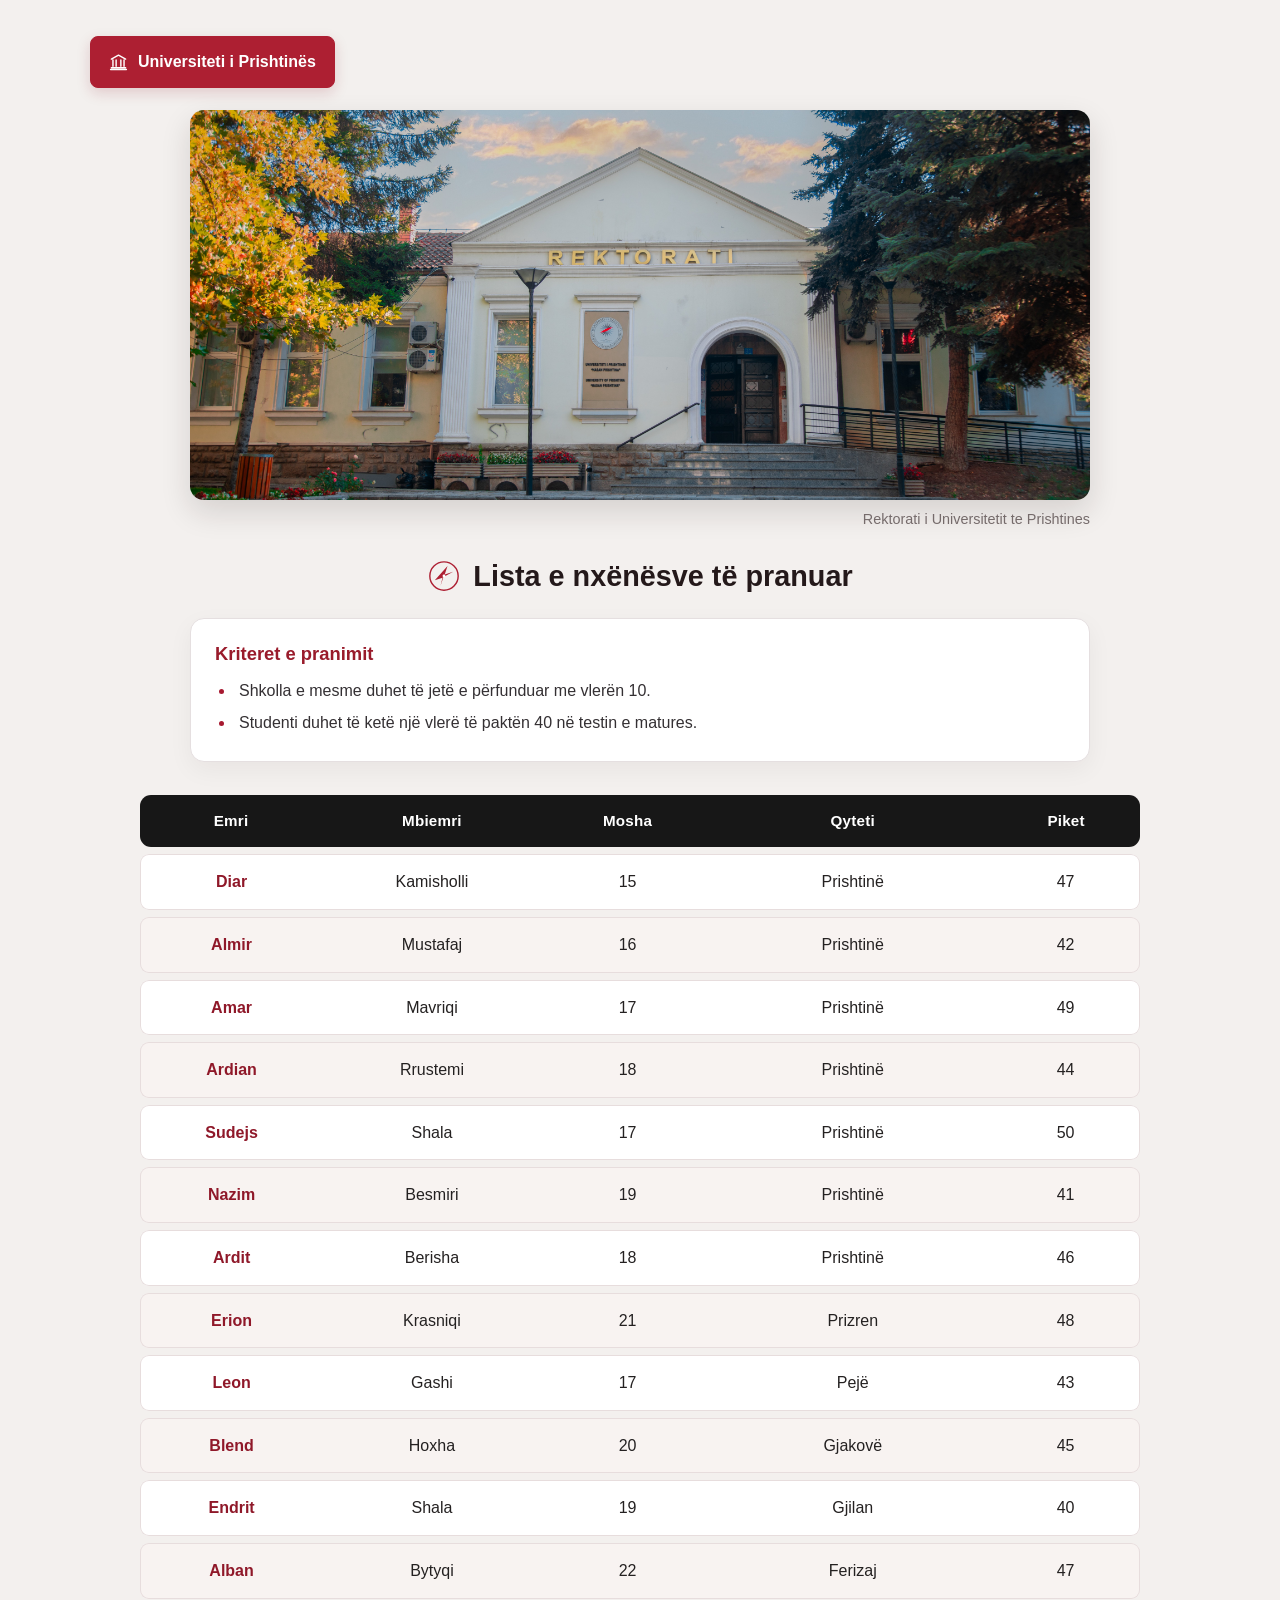
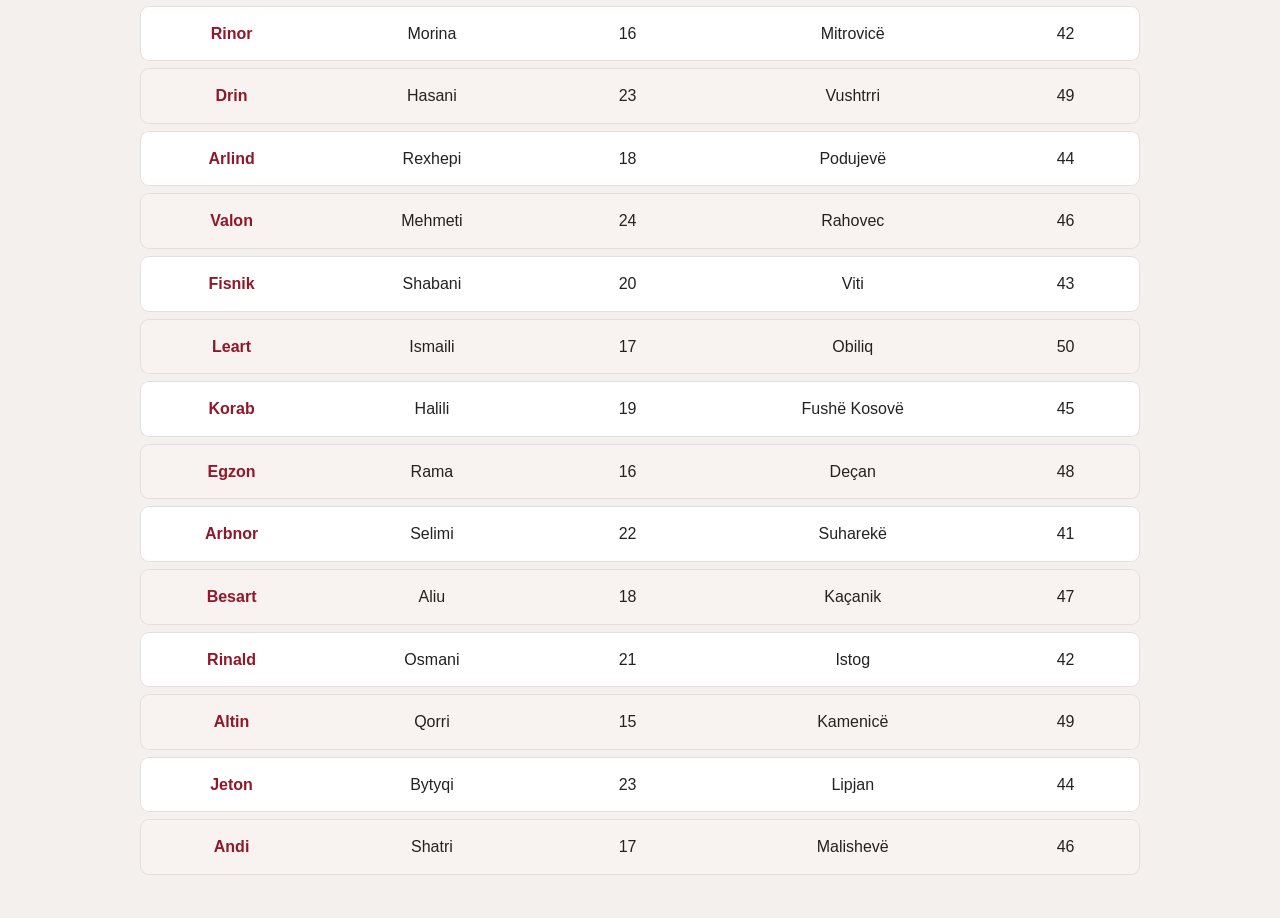
<file: index.html>
<!DOCTYPE html>
<html lang="sq">

<head>
    <meta charset="UTF-8">
    <meta name="viewport" content="width=device-width, initial-scale=1.0">
    <title>Lista e Student&#235;ve</title>
<style>
    * { box-sizing: border-box; }
    body {
        margin: 0;
        padding: 36px 22px;
        background: #f3f0ee;
        color: #242121;
        font-family: Arial, Helvetica, sans-serif;
        line-height: 1.6;
    }
    .page-container { width: min(100%, 1100px); margin: 0 auto; }
    .uni-link {
        display: inline-flex;
        align-items: center;
        gap: 10px;
        margin: 0 0 22px;
        padding: 12px 18px;
        border: 1px solid #ad1f32;
        border-radius: 8px;
        color: #fff;
        background: #ad1f32;
        font-weight: 700;
        text-decoration: none;
        box-shadow: 0 5px 14px #8b14252b;
        transition: background 160ms ease, transform 160ms ease;
    }
    .uni-link:hover { background: #851629; transform: translateY(-2px); }
    .uni-link:focus-visible { outline: 3px solid #d88992; outline-offset: 3px; }
    .uni-icon { width: 19px; height: 19px; flex: 0 0 19px; }
    .campus-photo-wrap { width: min(100%, 900px); margin: 0 auto 26px; }
    .campus-photo {
        display: block;
        width: 100%;
        height: clamp(220px, 36vw, 390px);
        object-fit: cover;
        object-position: center 55%;
        border-radius: 14px;
        box-shadow: 0 12px 30px #26121424;
    }
    .campus-photo-wrap figcaption { margin-top: 8px; color: #756b6b; font-size: .9rem; text-align: right; }
    .page-title {
        display: flex;
        align-items: center;
        justify-content: center;
        gap: 12px;
        margin: 24px auto 22px;
        color: #24191a;
        font-size: clamp(1.35rem, 2.4vw, 1.8rem);
        font-weight: 600;
        line-height: 1.35;
        text-align: center;
    }
    .title-icon { width: 34px; height: 34px; flex: 0 0 34px; color: #ad1f32; }
    .criteria {
        width: min(100%, 900px);
        margin: 0 auto 26px;
        padding: 20px 24px;
        border: 1px solid #e5dfe0;
        border-radius: 14px;
        background: #fff;
        box-shadow: 0 8px 24px #2b10100d;
    }
    .criteria h2 { margin: 0 0 10px; color: #991b2b; font-size: 1.15rem; }
    .criteria ul { margin: 0; padding-left: 1.25rem; }
    .criteria li { margin: 6px 0; padding-left: 4px; color: #343033; }
    .criteria li::marker { color: #a71930; }
    .criteria li i { font-style: normal; }
    .table-wrap { width: min(100%, 1000px); margin: 0 auto; overflow-x: auto; }
    table { width: 100%; min-width: 620px; border-collapse: separate; border-spacing: 0 7px; }
    th, td { padding: 14px 18px; text-align: center; }
    thead th { color: #fff; background: #171717; font-size: .95rem; letter-spacing: .2px; }
    thead th:first-child { border-radius: 11px 0 0 11px; }
    thead th:last-child { border-radius: 0 11px 11px 0; }
    tbody tr { background: #fff; transition: background-color 150ms ease; }
    tbody tr:nth-child(even) { background: #f8f3f1; }
    tbody tr:hover { background: #f4e6e7; }
    tbody td { border-top: 1px solid #e7dddd; border-bottom: 1px solid #e7dddd; }
    tbody td:first-child { border-left: 1px solid #e7dddd; border-radius: 9px 0 0 9px; color: #8f1829; font-weight: 700; }
    tbody td:last-child { border-right: 1px solid #e7dddd; border-radius: 0 9px 9px 0; }
    @media (max-width: 640px) {
        body { padding: 22px 14px; }
        .uni-link { margin-bottom: 16px; }
        .campus-photo { height: 230px; }
        .criteria { padding: 17px; }
        th, td { padding: 12px 14px; }
    }
    @media (prefers-reduced-motion: reduce) {
        *, *::before, *::after { scroll-behavior: auto !important; transition-duration: .01ms !important; }
    }
</style>
</head>

<body>
<main class="page-container">
    <a class="uni-link" href="https://uni-pr.edu/" target="_blank" rel="noopener noreferrer"><svg class="uni-icon" viewBox="0 0 24 24" aria-hidden="true"><path d="M3 9 12 4l9 5M5 10v8m4-8v8m6-8v8m4-8v8M3 20h18M2 22h20" fill="none" stroke="currentColor" stroke-width="1.8" stroke-linecap="round" stroke-linejoin="round"/></svg><span>Universiteti i Prishtin&#235;s</span></a>
    <figure class="campus-photo-wrap">
        <img class="campus-photo" src="images/rektorati.jpeg" alt="Rektorati i Universitetit t� Prishtin�s" loading="lazy">
        <figcaption>Rektorati i Universitetit te Prishtines</figcaption>
    </figure>
        <h1 class="page-title">
        <svg class="title-icon" viewBox="0 0 48 48" aria-hidden="true">
            <circle cx="24" cy="24" r="20" fill="none" stroke="currentColor" stroke-width="2"/>
            <path d="M29 10 25 22 37 18 22 26 19 38 23 26 11 30Z" fill="currentColor"/>
            <circle cx="24" cy="24" r="2" fill="#fff"/>
        </svg>
        <span>Lista e nx&#235;n&#235;sve t&#235; pranuar</span>
    </h1>
<section class="criteria" aria-labelledby="criteria-title">
    <h2 id="criteria-title">Kriteret e pranimit</h2>
    <ul type="disc">
     <li><i>Shkolla e mesme duhet t&#235; jet&#235; e p&#235;rfunduar me vler&#235;n 10.</i></li>
     <li><i>Studenti duhet t&#235; ket&#235; nj&#235; vler&#235; t&#235; pakt&#235;n 40 n&#235; testin e matures.</i></li>
    </ul>
</section>

    <div class="table-wrap">
    <table>
        <thead>
            <tr>
                <th>Emri</th>
                <th>Mbiemri</th>
                <th>Mosha</th>
                <th>Qyteti</th>
                <th>Piket</th>
            </tr>
        </thead>

        <tbody>
            <tr>
                <td>Diar</td>
                <td>Kamisholli</td>
                <td>15</td>
                <td>Prishtin&#235;</td>
                <td>47</td>
            </tr>
            <tr>
                <td>Almir</td>
                <td>Mustafaj</td>
                <td>16</td>
                <td>Prishtin&#235;</td>
                <td>42</td>
            </tr>
            <tr>
                <td>Amar</td>
                <td>Mavriqi</td>
                <td>17</td>
                <td>Prishtin&#235;</td>
                <td>49</td>
            </tr>
            <tr>
                <td>Ardian</td>
                <td>Rrustemi</td>
                <td>18</td>
                <td>Prishtin&#235;</td>
                <td>44</td>
            </tr>
            <tr>
                <td>Sudejs</td>
                <td>Shala</td>
                <td>17</td>
                <td>Prishtin&#235;</td>
                <td>50</td>
            </tr>
            <tr>
                <td>Nazim</td>
                <td>Besmiri</td>
                <td>19</td>
                <td>Prishtin&#235;</td>
                <td>41</td>
            </tr>
            <tr>
                <td>Ardit</td>
                <td>Berisha</td>
                <td>18</td>
                <td>Prishtin&#235;</td>
                <td>46</td>
            </tr>
            <tr>
                <td>Erion</td>
                <td>Krasniqi</td>
                <td>21</td>
                <td>Prizren</td>
                <td>48</td>
            </tr>
            <tr>
                <td>Leon</td>
                <td>Gashi</td>
                <td>17</td>
                <td>Pej&#235;</td>
                <td>43</td>
            </tr>
            <tr>
                <td>Blend</td>
                <td>Hoxha</td>
                <td>20</td>
                <td>Gjakov&#235;</td>
                <td>45</td>
            </tr>
            <tr>
                <td>Endrit</td>
                <td>Shala</td>
                <td>19</td>
                <td>Gjilan</td>
                <td>40</td>
            </tr>
            <tr>
                <td>Alban</td>
                <td>Bytyqi</td>
                <td>22</td>
                <td>Ferizaj</td>
                <td>47</td>
            </tr>
            <tr>
                <td>Rinor</td>
                <td>Morina</td>
                <td>16</td>
                <td>Mitrovic&#235;</td>
                <td>42</td>
            </tr>
            <tr>
                <td>Drin</td>
                <td>Hasani</td>
                <td>23</td>
                <td>Vushtrri</td>
                <td>49</td>
            </tr>
            <tr>
                <td>Arlind</td>
                <td>Rexhepi</td>
                <td>18</td>
                <td>Podujev&#235;</td>
                <td>44</td>
            </tr>
            <tr>
                <td>Valon</td>
                <td>Mehmeti</td>
                <td>24</td>
                <td>Rahovec</td>
                <td>46</td>
            </tr>

            <!-- 10 personat e rinj -->
            <tr>
                <td>Fisnik</td>
                <td>Shabani</td>
                <td>20</td>
                <td>Viti</td>
                <td>43</td>
            </tr>
            <tr>
                <td>Leart</td>
                <td>Ismaili</td>
                <td>17</td>
                <td>Obiliq</td>
                <td>50</td>
            </tr>
            <tr>
                <td>Korab</td>
                <td>Halili</td>
                <td>19</td>
                <td>Fush&#235; Kosov&#235;</td>
                <td>45</td>
            </tr>
            <tr>
                <td>Egzon</td>
                <td>Rama</td>
                <td>16</td>
                <td>De&#231;an</td>
                <td>48</td>
            </tr>
            <tr>
                <td>Arbnor</td>
                <td>Selimi</td>
                <td>22</td>
                <td>Suharek&#235;</td>
                <td>41</td>
            </tr>
            <tr>
                <td>Besart</td>
                <td>Aliu</td>
                <td>18</td>
                <td>Ka&#231;anik</td>
                <td>47</td>
            </tr>
            <tr>
                <td>Rinald</td>
                <td>Osmani</td>
                <td>21</td>
                <td>Istog</td>
                <td>42</td>
            </tr>
            <tr>
                <td>Altin</td>
                <td>Qorri</td>
                <td>15</td>
                <td>Kamenic&#235;</td>
                <td>49</td>
            </tr>
            <tr>
                <td>Jeton</td>
                <td>Bytyqi</td>
                <td>23</td>
                <td>Lipjan</td>
                <td>44</td>
            </tr>
            <tr>
                <td>Andi</td>
                <td>Shatri</td>
                <td>17</td>
                <td>Malishev&#235;</td>
                <td>46</td>
            </tr>
        </tbody>
    </table>
    </div>
</main>
</body>

</html>
</file>
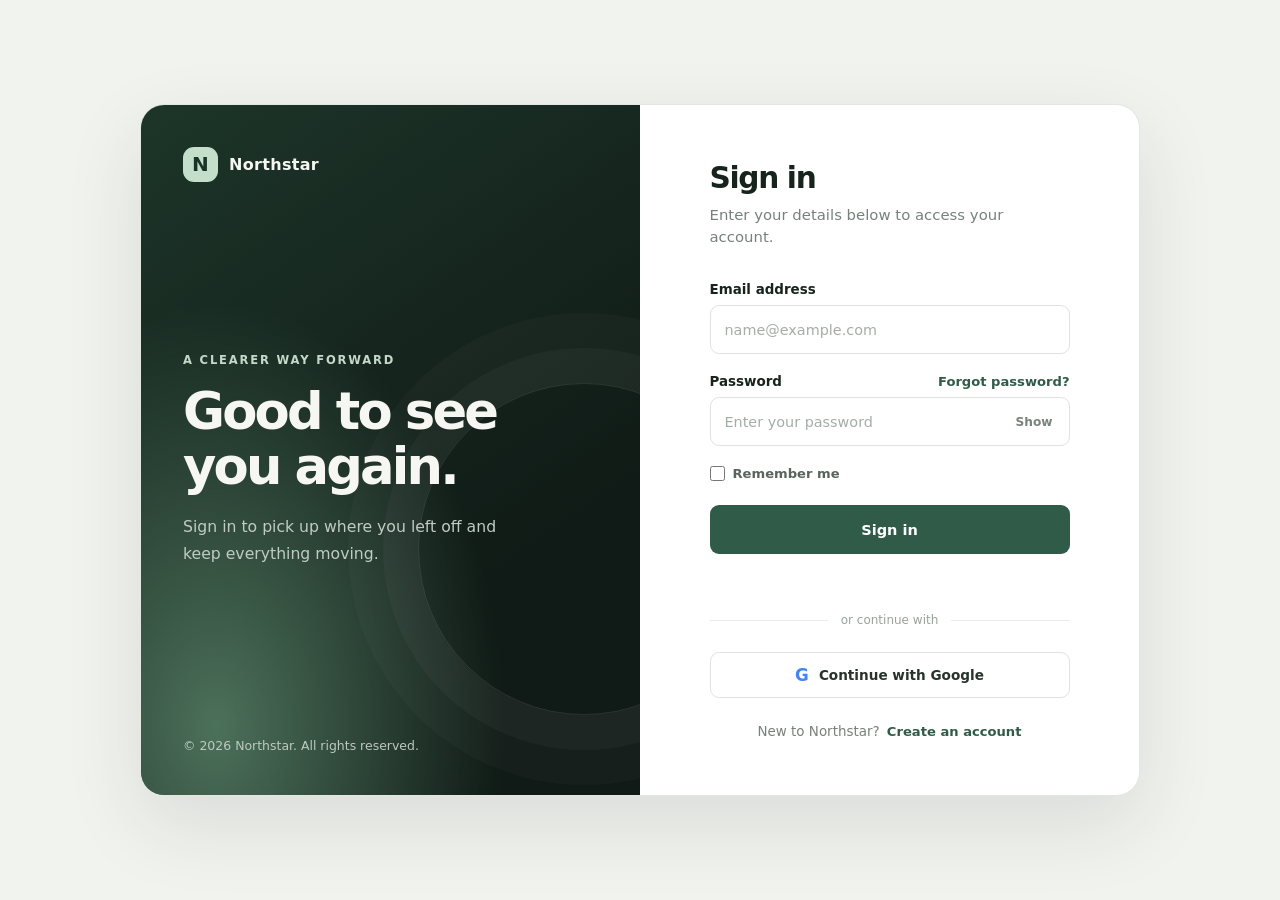
<file: Login-Page/index.html>
<!DOCTYPE html>
<html lang="en">
<head>
  <meta charset="UTF-8">
  <meta name="viewport" content="width=device-width, initial-scale=1.0">
  <meta name="theme-color" content="#101a16">
  <title>Sign in | Northstar</title>
  <style>
    :root { color-scheme: light; --green: #315b49; --ink: #17231d; --muted: #77817b; }
    * { box-sizing: border-box; }
    body { min-height: 100vh; margin: 0; display: grid; place-items: center; padding: 30px; background: #f1f3ef; color: var(--ink); font-family: Inter, ui-sans-serif, system-ui, -apple-system, BlinkMacSystemFont, "Segoe UI", sans-serif; }
    .layout { width: min(100%, 1000px); min-height: 620px; display: grid; grid-template-columns: 1fr 1fr; overflow: hidden; border: 1px solid #e3e7e1; border-radius: 24px; background: white; box-shadow: 0 28px 80px #18221a1c; }
    .welcome { position: relative; display: flex; flex-direction: column; justify-content: space-between; overflow: hidden; padding: 42px; color: #f6f7f3; background: radial-gradient(ellipse at 15% 90%, #4c715a 0, transparent 48%), linear-gradient(145deg, #1d3529, #101a16 70%); }
    .welcome::after { position: absolute; right: -110px; bottom: 80px; width: 330px; height: 330px; border: 1px solid #ffffff1b; border-radius: 50%; box-shadow: 0 0 0 35px #ffffff08, 0 0 0 70px #ffffff06; content: ""; }
    .brand { display: flex; align-items: center; gap: 11px; font-size: 1rem; font-weight: 700; letter-spacing: .02em; }
    .brand-mark { display: grid; width: 35px; height: 35px; place-items: center; border-radius: 11px; color: #173426; background: #c4dfc9; font-size: 1.25rem; }
    .welcome-copy { position: relative; z-index: 1; max-width: 370px; margin: auto 0; padding: 72px 0; }
    .eyebrow { margin: 0 0 17px; color: #c5d9ca; font-size: .72rem; font-weight: 700; letter-spacing: .16em; text-transform: uppercase; }
    .welcome h1 { margin: 0; font-size: clamp(2.25rem, 4vw, 3.35rem); line-height: 1.08; letter-spacing: -.055em; }
    .welcome-copy > p:last-child { max-width: 330px; margin: 20px 0 0; color: #c0ccc3; font-size: .98rem; line-height: 1.7; }
    .welcome footer { position: relative; z-index: 1; color: #bdc9c0; font-size: .78rem; }
    .form-panel { display: flex; align-items: center; justify-content: center; padding: 56px clamp(28px, 6vw, 68px); }
    .form-content { width: 100%; max-width: 360px; }
    .form-content h2 { margin: 0 0 9px; font-size: 1.85rem; letter-spacing: -.045em; }
    .subtitle { margin: 0 0 34px; color: var(--muted); font-size: .93rem; line-height: 1.5; }
    .field { margin-bottom: 20px; }
    .label-row { display: flex; align-items: center; justify-content: space-between; margin-bottom: 8px; }
    label { font-size: .84rem; font-weight: 650; }
    a { color: var(--green); font-size: .82rem; font-weight: 650; text-decoration: none; }
    a:hover { text-decoration: underline; }
    .input-wrap { position: relative; }
    input[type="email"], input[type="password"], input[type="text"] { width: 100%; height: 49px; padding: 0 14px; border: 1px solid #dfe4de; border-radius: 9px; outline: none; background: #fff; color: var(--ink); font: inherit; font-size: .9rem; transition: border-color .15s, box-shadow .15s; }
    input::placeholder { color: #a5ada7; }
    input:focus { border-color: #62866e; box-shadow: 0 0 0 3px #315b4919; }
    .toggle-password { position: absolute; top: 50%; right: 12px; padding: 5px; transform: translateY(-50%); border: 0; background: transparent; color: #78837c; font: inherit; font-size: .76rem; font-weight: 650; cursor: pointer; }
    .options { display: flex; align-items: center; justify-content: space-between; margin: 2px 0 24px; }
    .remember { display: flex; align-items: center; gap: 8px; color: #59645d; font-size: .82rem; cursor: pointer; }
    .remember input { width: 15px; height: 15px; margin: 0; accent-color: var(--green); }
    .submit { width: 100%; height: 49px; border: 0; border-radius: 9px; color: #fff; background: var(--green); font: inherit; font-size: .91rem; font-weight: 700; cursor: pointer; transition: background .15s, transform .15s; }
    .submit:hover { transform: translateY(-1px); background: #264a38; }
    .submit:focus-visible, .toggle-password:focus-visible, a:focus-visible { outline: 3px solid #78a18480; outline-offset: 3px; }
    .divider { display: flex; align-items: center; gap: 13px; margin: 25px 0; color: #9aa29c; font-size: .75rem; }
    .divider::before, .divider::after { height: 1px; flex: 1; background: #e9ece8; content: ""; }
    .google { display: flex; width: 100%; height: 46px; align-items: center; justify-content: center; gap: 10px; border: 1px solid #dfe4de; border-radius: 9px; color: #28332d; background: white; font: inherit; font-size: .85rem; font-weight: 650; cursor: pointer; }
    .google:hover { background: #f8faf7; }
    .google-mark { color: #4285f4; font-size: 1.05rem; font-weight: 800; }
    .signup { margin: 26px 0 0; color: var(--muted); font-size: .84rem; text-align: center; }
    .signup a { margin-left: 3px; }
    .message { min-height: 20px; margin: 14px 0 0; color: #a13f38; font-size: .8rem; text-align: center; }
    @media (max-width: 720px) { body { padding: 16px; } .layout { max-width: 470px; min-height: auto; grid-template-columns: 1fr; } .welcome { min-height: 210px; padding: 25px 28px; } .welcome-copy { padding: 28px 0 20px; } .welcome h1 { max-width: 300px; font-size: 2.05rem; } .welcome-copy > p:last-child { margin-top: 10px; font-size: .88rem; } .welcome footer { display: none; } .form-panel { padding: 36px 28px 32px; } .subtitle { margin-bottom: 26px; } }
    @media (prefers-reduced-motion: reduce) { *, *::before, *::after { scroll-behavior: auto !important; transition-duration: .01ms !important; } }
  </style>
</head>
<body>
  <main class="layout">
    <section class="welcome" aria-label="Welcome">
      <div class="brand"><span class="brand-mark" aria-hidden="true">N</span> Northstar</div>
      <div class="welcome-copy">
        <p class="eyebrow">A clearer way forward</p>
        <h1>Good to see you again.</h1>
        <p>Sign in to pick up where you left off and keep everything moving.</p>
      </div>
      <footer>© 2026 Northstar. All rights reserved.</footer>
    </section>
    <section class="form-panel" aria-labelledby="login-title">
      <div class="form-content">
        <h2 id="login-title">Sign in</h2>
        <p class="subtitle">Enter your details below to access your account.</p>
        <form id="login-form">
          <div class="field">
            <div class="label-row"><label for="email">Email address</label></div>
            <input id="email" name="email" type="email" placeholder="name@example.com" autocomplete="email" required>
          </div>
          <div class="field">
            <div class="label-row"><label for="password">Password</label><a href="#forgot-password">Forgot password?</a></div>
            <div class="input-wrap"><input id="password" name="password" type="password" placeholder="Enter your password" autocomplete="current-password" required><button class="toggle-password" type="button" aria-label="Show password" aria-pressed="false">Show</button></div>
          </div>
          <div class="options"><label class="remember"><input type="checkbox" name="remember"> Remember me</label></div>
          <button class="submit" type="submit">Sign in</button>
          <p class="message" id="message" role="status" aria-live="polite"></p>
        </form>
        <div class="divider">or continue with</div>
        <button class="google" type="button"><span class="google-mark" aria-hidden="true">G</span> Continue with Google</button>
        <p class="signup">New to Northstar? <a href="#create-account">Create an account</a></p>
      </div>
    </section>
  </main>
  <script>
    const password = document.querySelector('#password');
    const toggle = document.querySelector('.toggle-password');
    toggle.addEventListener('click', () => {
      const showing = password.type === 'password';
      password.type = showing ? 'text' : 'password';
      toggle.textContent = showing ? 'Hide' : 'Show';
      toggle.setAttribute('aria-label', showing ? 'Hide password' : 'Show password');
      toggle.setAttribute('aria-pressed', String(showing));
    });
    document.querySelector('#login-form').addEventListener('submit', (event) => {
      event.preventDefault();
      document.querySelector('#message').textContent = 'The page is ready. Connect an authentication service to sign in.';
    });
  </script>
</body>
</html>
</file>
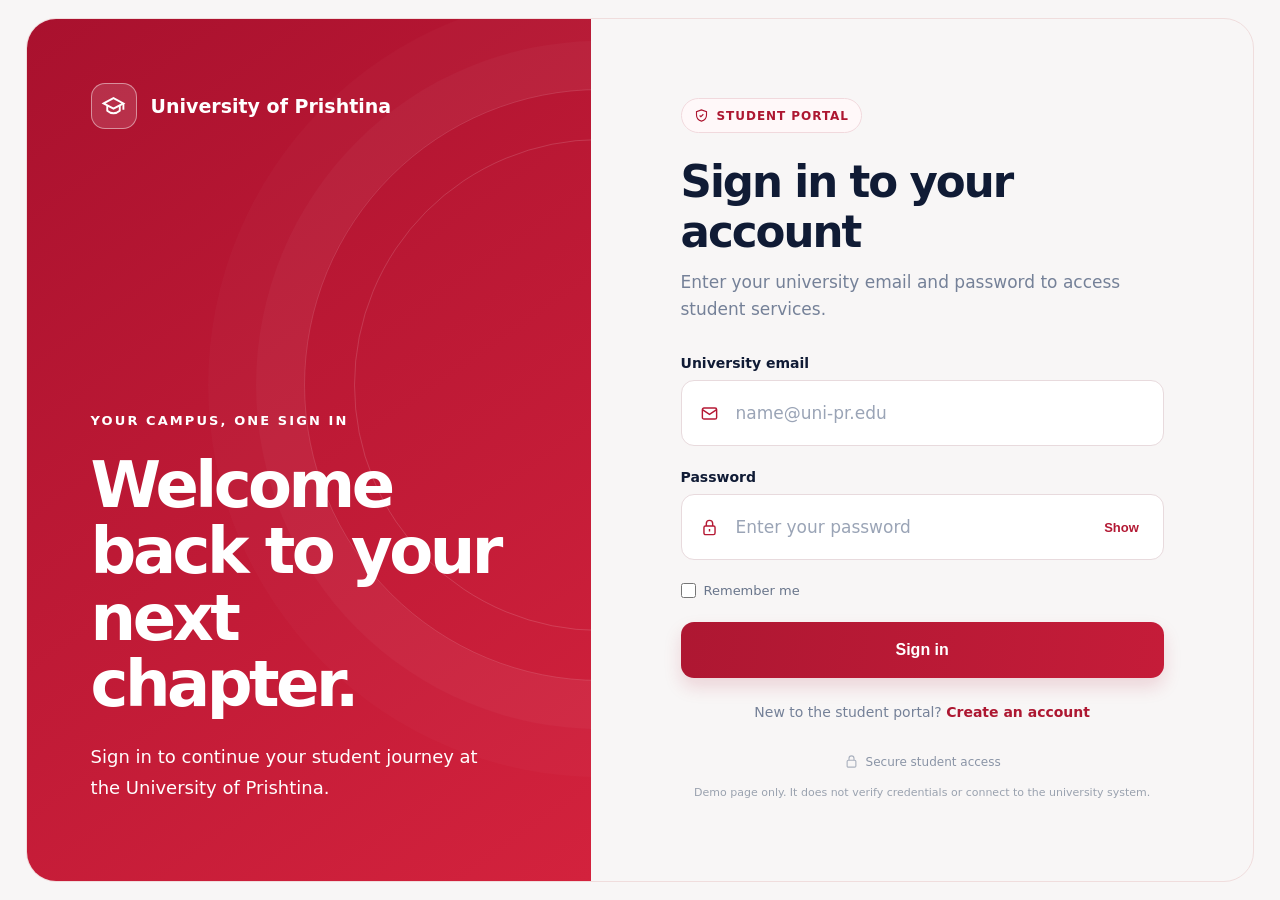
<file: login.html>
﻿<!DOCTYPE html>
<html lang="en">
<head>
  <meta charset="UTF-8">
  <meta name="viewport" content="width=device-width, initial-scale=1">
  <meta name="description" content="Sign in to University of Prishtina student services.">
  <meta name="theme-color" content="#aa1732">
  <title>Student Login | University of Prishtina</title>
  <style>
    *{box-sizing:border-box}body{margin:0;min-height:100vh;padding:18px clamp(16px,2vw,30px);background:#f8f6f6;color:#101b35;font-family:Inter,ui-sans-serif,system-ui,-apple-system,BlinkMacSystemFont,"Segoe UI",sans-serif}.shell{min-height:calc(100vh - 36px);display:grid;grid-template-columns:46% 54%;overflow:hidden;border:1px solid #f0dddd;border-radius:30px}.visual{position:relative;isolation:isolate;overflow:hidden;padding:clamp(34px,5vw,70px);background:linear-gradient(145deg,#a9112e,#d3223d);color:#fff}.visual:before,.visual:after{position:absolute;z-index:-1;content:"";width:490px;height:490px;border:1px solid #ffffff24;border-radius:50%;right:-255px;top:120px}.visual:after{width:590px;height:590px;right:-305px;top:70px;box-shadow:0 0 0 48px #ffffff08,0 0 0 96px #ffffff05}.brand{display:flex;align-items:center;gap:14px;color:#fff;text-decoration:none;font-size:19px;font-weight:700}.brand-icon{width:46px;height:46px;display:grid;place-items:center;border:1px solid #ffffff75;border-radius:14px;background:#ffffff20}.brand-icon svg{width:25px;height:25px}.visual-copy{position:absolute;left:clamp(34px,5vw,70px);right:38px;top:48%;transform:translateY(-5%)}.kicker{margin:0 0 24px;font-size:13px;font-weight:800;letter-spacing:.16em}.visual h1{max-width:420px;margin:0;font-size:clamp(44px,5vw,66px);line-height:1.04;letter-spacing:-.055em}.visual-copy p:last-child{max-width:420px;margin:24px 0 0;font-size:18px;line-height:1.7;color:#fffdfd}.form-panel{display:flex;justify-content:center;align-items:center;padding:56px clamp(30px,7vw,92px)}.form{width:min(100%,520px)}.badge{display:inline-flex;align-items:center;gap:8px;margin-bottom:24px;padding:9px 12px;border:1px solid #f1d9dd;border-radius:999px;background:#fff8f9;color:#ad1731;font-size:12px;font-weight:800;letter-spacing:.08em}.badge svg{width:15px;height:15px}.form h2{margin:0;font-size:clamp(34px,3.4vw,44px);letter-spacing:-.045em}.sub{margin:12px 0 32px;color:#758198;font-size:17px;line-height:1.6}.field{margin:0 0 23px}.field label{display:block;margin-bottom:9px;font-size:14px;font-weight:700}.input-wrap{height:66px;display:flex;align-items:center;gap:15px;padding:0 18px;border:1px solid #e8dadd;border-radius:13px;background:#fff;transition:border-color .18s,box-shadow .18s}.input-wrap:focus-within{border-color:#ba1a35;box-shadow:0 0 0 4px #ba1a3514}.input-wrap svg{width:19px;height:19px;flex:0 0 19px;color:#b51934}.input-wrap input{width:100%;height:100%;border:0;outline:0;background:transparent;color:#17233d;font:inherit;font-size:17px}.input-wrap input::placeholder{color:#9aa4b6}.show{border:0;background:transparent;color:#b31934;font-size:13px;font-weight:700;cursor:pointer}.row{display:flex;align-items:center;justify-content:flex-start;gap:12px;margin:2px 0 24px;color:#69758b;font-size:13px}.remember{display:flex;align-items:center;gap:8px}.remember input{width:15px;height:15px;margin:0;accent-color:#b31934}.row a,.signup a{color:#ad1731;font-weight:700;text-decoration:none}.row a:hover,.signup a:hover{text-decoration:underline}.submit{width:100%;height:56px;border:0;border-radius:13px;background:linear-gradient(100deg,#ae1732,#c51c39);color:#fff;font-size:16px;font-weight:700;box-shadow:0 9px 18px #ae173226;cursor:pointer;transition:transform .18s,box-shadow .18s}.submit:hover{transform:translateY(-1px);box-shadow:0 12px 22px #ae173239}.signup{margin:26px 0 0;text-align:center;color:#758198;font-size:14px}.secure{display:flex;justify-content:center;align-items:center;gap:7px;margin-top:34px;color:#8a94a6;font-size:12px}.secure svg{width:15px;height:15px;color:#aab1be}.demo{margin:16px 0 0;color:#9aa2af;font-size:11px;line-height:1.5;text-align:center}.status{margin:16px 0 0;padding:13px 15px;border:1px solid #efd6da;border-radius:12px;background:#fff7f8;color:#7d1d30;font-size:14px;line-height:1.5}.status[hidden]{display:none}a:focus-visible,button:focus-visible,input:focus-visible{outline:3px solid #d88992;outline-offset:3px}@media(max-width:800px){body{padding:10px}.shell{min-height:calc(100vh - 20px);grid-template-columns:1fr;border-radius:23px}.visual{min-height:280px;padding:26px}.brand{font-size:16px}.visual-copy{left:26px;right:26px;top:auto;bottom:22px;transform:none}.kicker{margin-bottom:12px;font-size:11px}.visual h1{font-size:40px}.visual-copy p:last-child{margin:10px 0 0;font-size:14px;line-height:1.5}.form-panel{padding:35px 24px}.form h2{font-size:35px}}@media(prefers-reduced-motion:reduce){*,*:before,*:after{scroll-behavior:auto!important;transition:none!important}}
  </style>
</head>
<body>
  <main class="shell">
    <section class="visual" aria-label="University of Prishtina student portal">
      <a class="brand" href="https://uni-pr.edu/" target="_blank" rel="noopener noreferrer"><span class="brand-icon"><svg viewBox="0 0 24 24" fill="none" stroke="currentColor" stroke-width="1.8" aria-hidden="true"><path d="m2.5 9 9.5-5 9.5 5-9.5 5-9.5-5Z"/><path d="M6 11v5c3.8 3.2 8.2 3.2 12 0v-5M21.5 9v6"/></svg></span>University of Prishtina</a>
      <div class="visual-copy"><p class="kicker">YOUR CAMPUS, ONE SIGN IN</p><h1>Welcome back to your next chapter.</h1><p>Sign in to continue your student journey at the University of Prishtina.</p></div>
    </section>
    <section class="form-panel"><div class="form">
      <div class="badge"><svg viewBox="0 0 24 24" fill="none" stroke="currentColor" stroke-width="1.8" aria-hidden="true"><path d="M12 3 4 6v5c0 5.2 3.4 8.6 8 10 4.6-1.4 8-4.8 8-10V6l-8-3Z"/><path d="m9 12 2 2 4-4"/></svg>STUDENT PORTAL</div>
      <h2>Sign in to your account</h2><p class="sub">Enter your university email and password to access student services.</p>
      <form id="login-form" method="post">
        <div class="field"><label for="email">University email</label><div class="input-wrap"><svg viewBox="0 0 24 24" fill="none" stroke="currentColor" stroke-width="1.8" aria-hidden="true"><rect x="3" y="5" width="18" height="14" rx="2"/><path d="m3 7 9 6 9-6"/></svg><input id="email" name="email" type="email" autocomplete="username" placeholder="name@uni-pr.edu" required></div></div>
        <div class="field"><label for="password">Password</label><div class="input-wrap"><svg viewBox="0 0 24 24" fill="none" stroke="currentColor" stroke-width="1.8" aria-hidden="true"><rect x="5" y="10" width="14" height="11" rx="2"/><path d="M8 10V7a4 4 0 1 1 8 0v3m-4 4v3"/></svg><input id="password" name="password" type="password" autocomplete="current-password" placeholder="Enter your password" required><button class="show" type="button" id="toggle-password" aria-label="Show password" aria-pressed="false">Show</button></div></div>
        <div class="row"><label class="remember"><input type="checkbox" name="remember"> Remember me</label></div>
        <button class="submit" type="submit">Sign in</button>
      </form>
      <p class="status" id="login-status" role="status" aria-live="polite" hidden></p>
      <p class="signup">New to the student portal? <a href="signup.html">Create an account</a></p>
      <div class="secure"><svg viewBox="0 0 24 24" fill="none" stroke="currentColor" stroke-width="1.8" aria-hidden="true"><rect x="5" y="10" width="14" height="11" rx="2"/><path d="M8 10V7a4 4 0 1 1 8 0v3"/></svg>Secure student access</div>
      <p class="demo">Demo page only. It does not verify credentials or connect to the university system.</p>
    </div></section>
  </main>
  <script>document.getElementById('toggle-password').addEventListener('click',function(){const input=document.getElementById('password');const visible=input.type==='password';input.type=visible?'text':'password';this.textContent=visible?'Hide':'Show';this.setAttribute('aria-pressed',String(visible));});document.getElementById('login-form').addEventListener('submit',function(event){event.preventDefault();const status=document.getElementById('login-status');status.hidden=false;status.textContent='This demo sign-in is not connected to the university authentication system yet.';});</script>
</body>
</html>
</file>
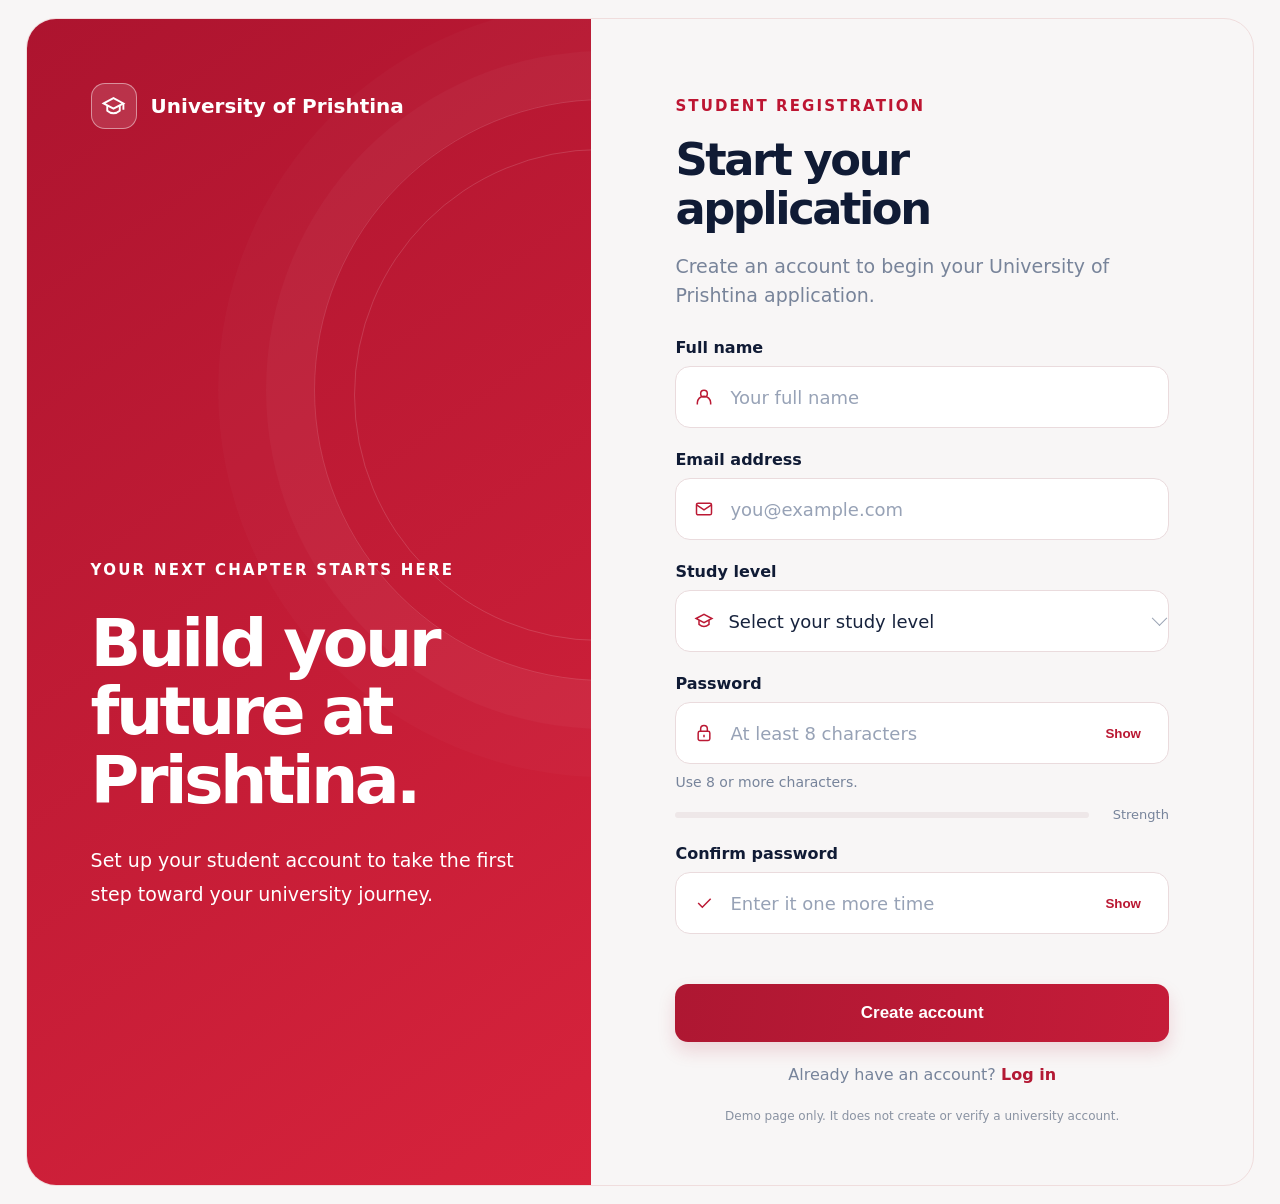
<file: signup.html>
﻿<!DOCTYPE html>
<html lang="en">
<head>
  <meta charset="UTF-8">
  <meta name="viewport" content="width=device-width, initial-scale=1">
  <meta name="theme-color" content="#aa1732">
  <meta name="description" content="Create a University of Prishtina student portal account.">
  <title>Student Registration | University of Prishtina</title>
  <style>
    *{box-sizing:border-box}body{margin:0;min-height:100vh;padding:18px clamp(16px,2vw,30px);background:#f8f6f6;color:#101b35;font-family:Inter,ui-sans-serif,system-ui,-apple-system,BlinkMacSystemFont,"Segoe UI",sans-serif}.layout{min-height:calc(100vh - 36px);display:grid;grid-template-columns:46% 54%;overflow:hidden;border:1px solid #f0dddd;border-radius:30px}.welcome{position:relative;isolation:isolate;overflow:hidden;padding:64px clamp(42px,5vw,80px);background:linear-gradient(145deg,#ad142f,#d7233c);color:#fff}.welcome:before,.welcome:after{position:absolute;z-index:-1;content:"";width:490px;height:490px;border:1px solid #ffffff24;border-radius:50%;right:-255px;top:130px}.welcome:after{width:580px;height:580px;right:-305px;top:80px;box-shadow:0 0 0 48px #ffffff08,0 0 0 96px #ffffff05}.brand{display:flex;align-items:center;gap:14px;color:white;text-decoration:none;font-size:20px;font-weight:700}.brand-icon{width:46px;height:46px;display:grid;place-items:center;border:1px solid #ffffff75;border-radius:14px;background:#ffffff20}.brand-icon svg{width:25px;height:25px}.welcome-copy{position:absolute;left:clamp(42px,5vw,80px);right:42px;top:48%;transform:translateY(-5%)}.kicker{margin:0 0 30px;font-size:15px;font-weight:700;letter-spacing:.15em}.welcome h2{max-width:430px;margin:0;font-size:clamp(48px,5.2vw,70px);line-height:1.03;letter-spacing:-.055em}.welcome-copy p:last-child{max-width:450px;margin-top:28px;font-size:19px;line-height:1.8}.form-side{display:flex;justify-content:center;padding:78px clamp(38px,6.6vw,88px) 48px}.form-inner{width:min(100%,600px)}.form-kicker{margin:0 0 20px;color:#bd1532;font-size:15px;font-weight:800;letter-spacing:.14em}.form-inner h1{margin:0;color:#101b35;font-size:clamp(38px,3.5vw,46px);line-height:1.1;letter-spacing:-.055em}.intro{margin:18px 0 28px;color:#78849a;font-size:19px;line-height:1.55}.fields{display:grid;gap:22px}.field label{display:block;margin-bottom:9px;font-size:16px;font-weight:700}.control{height:62px;display:flex;align-items:center;gap:14px;padding:0 18px;border:1px solid #eadbdd;border-radius:15px;background:#fff;transition:border-color .18s,box-shadow .18s}.control:focus-within{border-color:#be1733;box-shadow:0 0 0 3px #bd15321a}.control svg{width:20px;height:20px;flex:0 0 20px;color:#bb1934}.control input,.control select{width:100%;height:100%;border:0;outline:0;background:transparent;color:#17233d;font:inherit;font-size:18px}.control input::placeholder{color:#97a2b6}.control select{appearance:none}.select-wrap{position:relative}.select-wrap:after{position:absolute;right:3px;top:50%;width:10px;height:10px;border-right:1px solid #9ba4b4;border-bottom:1px solid #9ba4b4;content:"";transform:translateY(-75%) rotate(45deg);pointer-events:none}.show{border:0;border-radius:6px;padding:7px 9px;background:transparent;color:#ba1732;font-weight:700;cursor:pointer}.show:hover{background:#fff1f3}.hint{margin:10px 0 0;color:#77849b;font-size:14px}.strength{display:flex;align-items:center;gap:24px;margin-top:17px}.strength-track{height:6px;flex:1;overflow:hidden;border-radius:9px;background:#eee7e8}.strength-fill{width:0;height:100%;background:#bd1532;transition:width .2s}.strength span{color:#77849b;font-size:13px}.submit{width:100%;height:58px;margin-top:28px;border:0;border-radius:13px;background:linear-gradient(100deg,#ae1732,#c51c39);color:white;font-size:17px;font-weight:700;box-shadow:0 9px 18px #ae173226;cursor:pointer;transition:transform .18s,box-shadow .18s}.submit:hover{transform:translateY(-1px);box-shadow:0 12px 22px #ae173239}.status{margin:16px 0;padding:13px 15px;border:1px solid #efd6da;border-radius:12px;background:#fff7f8;color:#7d1d30;font-size:14px;line-height:1.5}.status[hidden]{display:none}a:focus-visible,button:focus-visible,input:focus-visible,select:focus-visible{outline:3px solid #d88992;outline-offset:3px}.signin{text-align:center;margin:23px 0;color:#77849b}.signin a{color:#b31934;font-weight:700;text-decoration:none}.demo{color:#8992a2;font-size:12px;line-height:1.5;text-align:center}@media(max-width:800px){body{padding:10px}.layout{min-height:calc(100vh - 20px);grid-template-columns:1fr;border-radius:24px}.welcome{min-height:330px;padding:30px}.welcome-copy{left:30px;top:auto;bottom:26px;transform:none}.welcome-copy .kicker{margin-bottom:14px;font-size:12px}.welcome h2{font-size:42px}.welcome-copy p:last-child{margin:12px 0 0;font-size:15px;line-height:1.5}.form-side{padding:40px 24px}.brand{font-size:16px}.form-inner h1{font-size:36px}}@media(prefers-reduced-motion:reduce){*,*:before,*:after{transition:none!important}}
  </style>
</head>
<body>
  <main class="layout">
    <section class="welcome" aria-label="University of Prishtina">
      <a class="brand" href="https://uni-pr.edu/" target="_blank" rel="noopener noreferrer"><span class="brand-icon"><svg viewBox="0 0 24 24" fill="none" stroke="currentColor" stroke-width="1.8" aria-hidden="true"><path d="m2.5 9 9.5-5 9.5 5-9.5 5-9.5-5Z"/><path d="M6 11v5c3.8 3.2 8.2 3.2 12 0v-5M21.5 9v6"/></svg></span>University of Prishtina</a>
      <div class="welcome-copy"><p class="kicker">YOUR NEXT CHAPTER STARTS HERE</p><h2>Build your future at Prishtina.</h2><p>Set up your student account to take the first step toward your university journey.</p></div>
    </section>
    <section class="form-side"><div class="form-inner">
      <p class="form-kicker">STUDENT REGISTRATION</p><h1>Start your application</h1><p class="intro">Create an account to begin your University of Prishtina application.</p>
      <form class="fields" method="post">
        <div class="field"><label for="full-name">Full name</label><div class="control"><svg viewBox="0 0 24 24" fill="none" stroke="currentColor" stroke-width="1.8" aria-hidden="true"><circle cx="12" cy="8" r="4"/><path d="M4 21v-2a8 8 0 0 1 16 0v2"/></svg><input id="full-name" name="name" autocomplete="name" placeholder="Your full name" required></div></div>
        <div class="field"><label for="email">Email address</label><div class="control"><svg viewBox="0 0 24 24" fill="none" stroke="currentColor" stroke-width="1.8" aria-hidden="true"><rect x="3" y="5" width="18" height="14" rx="2"/><path d="m3 7 9 6 9-6"/></svg><input id="email" name="email" type="email" autocomplete="email" placeholder="you@example.com" required></div></div>
        <div class="field"><label for="level">Study level</label><div class="control select-wrap"><svg viewBox="0 0 24 24" fill="none" stroke="currentColor" stroke-width="1.8" aria-hidden="true"><path d="m2.5 9 9.5-5 9.5 5-9.5 5-9.5-5Z"/><path d="M6 11v5c3.8 3.2 8.2 3.2 12 0v-5"/></svg><select id="level" name="level" required><option value="" disabled selected>Select your study level</option><option>Bachelor's</option><option>Master's</option><option>Doctoral</option></select></div></div>
        <div class="field"><label for="password">Password</label><div class="control"><svg viewBox="0 0 24 24" fill="none" stroke="currentColor" stroke-width="1.8" aria-hidden="true"><rect x="5" y="10" width="14" height="11" rx="2"/><path d="M8 10V7a4 4 0 1 1 8 0v3m-4 4v3"/></svg><input id="password" name="password" type="password" autocomplete="new-password" minlength="8" placeholder="At least 8 characters" required><button class="show" type="button" data-toggle="password">Show</button></div><p class="hint">Use 8 or more characters.</p><div class="strength"><div class="strength-track" role="meter" aria-label="Password strength" aria-valuemin="0" aria-valuemax="4" aria-valuenow="0"><div class="strength-fill" id="strength-fill"></div></div><span id="strength-label" aria-live="polite">Strength</span></div></div>
        <div class="field"><label for="confirm-password">Confirm password</label><div class="control"><svg viewBox="0 0 24 24" fill="none" stroke="currentColor" stroke-width="1.8" aria-hidden="true"><path d="m5 12 5 5L20 7"/></svg><input id="confirm-password" name="confirm-password" type="password" autocomplete="new-password" placeholder="Enter it one more time" required><button class="show" type="button" data-toggle="confirm-password">Show</button></div></div>
        <button class="submit" type="submit">Create account</button>
      </form>
      <p class="status" id="form-status" role="status" aria-live="polite" hidden></p>
      <p class="signin">Already have an account? <a href="login.html">Log in</a></p><p class="demo">Demo page only. It does not create or verify a university account.</p>
    </div></section>
  </main>
  <script>
    document.querySelectorAll('[data-toggle]').forEach(button => button.addEventListener('click', () => {
      const input = document.getElementById(button.dataset.toggle);
      const visible = input.type === 'password';
      input.type = visible ? 'text' : 'password';
      button.textContent = visible ? 'Hide' : 'Show';
      button.setAttribute('aria-pressed', String(visible));
      button.setAttribute('aria-label', `${visible ? 'Hide' : 'Show'} ${input.id === 'password' ? 'password' : 'password confirmation'}`);
    }));
    const form = document.querySelector('.fields');
    const password = document.getElementById('password');
    const confirmation = document.getElementById('confirm-password');
    const fill = document.getElementById('strength-fill');
    const strengthLabel = document.getElementById('strength-label');
    const status = document.getElementById('form-status');
    password.addEventListener('input', () => {
      const value = password.value;
      let score = 0;
      if (value.length >= 8) score++;
      if (/[A-Z]/.test(value) && /[a-z]/.test(value)) score++;
      if (/\d/.test(value)) score++;
      if (/[^A-Za-z0-9]/.test(value)) score++;
      fill.style.width = ['0%','25%','50%','75%','100%'][score];
      fill.parentElement.setAttribute('aria-valuenow', String(score));
      strengthLabel.textContent = value.length === 0 ? 'Strength' : ['Weak','Fair','Good','Strong','Strong'][score];
      confirmation.setCustomValidity('');
    });
    confirmation.addEventListener('input', () => confirmation.setCustomValidity(''));
    form.addEventListener('submit', event => {
      event.preventDefault();
      confirmation.setCustomValidity(password.value === confirmation.value ? '' : 'Passwords do not match.');
      if (!form.reportValidity()) return;
      status.hidden = false;
      status.textContent = 'This demo form is ready, but account registration is not connected yet.';
    });
  </script></body>
</html>
</file>
